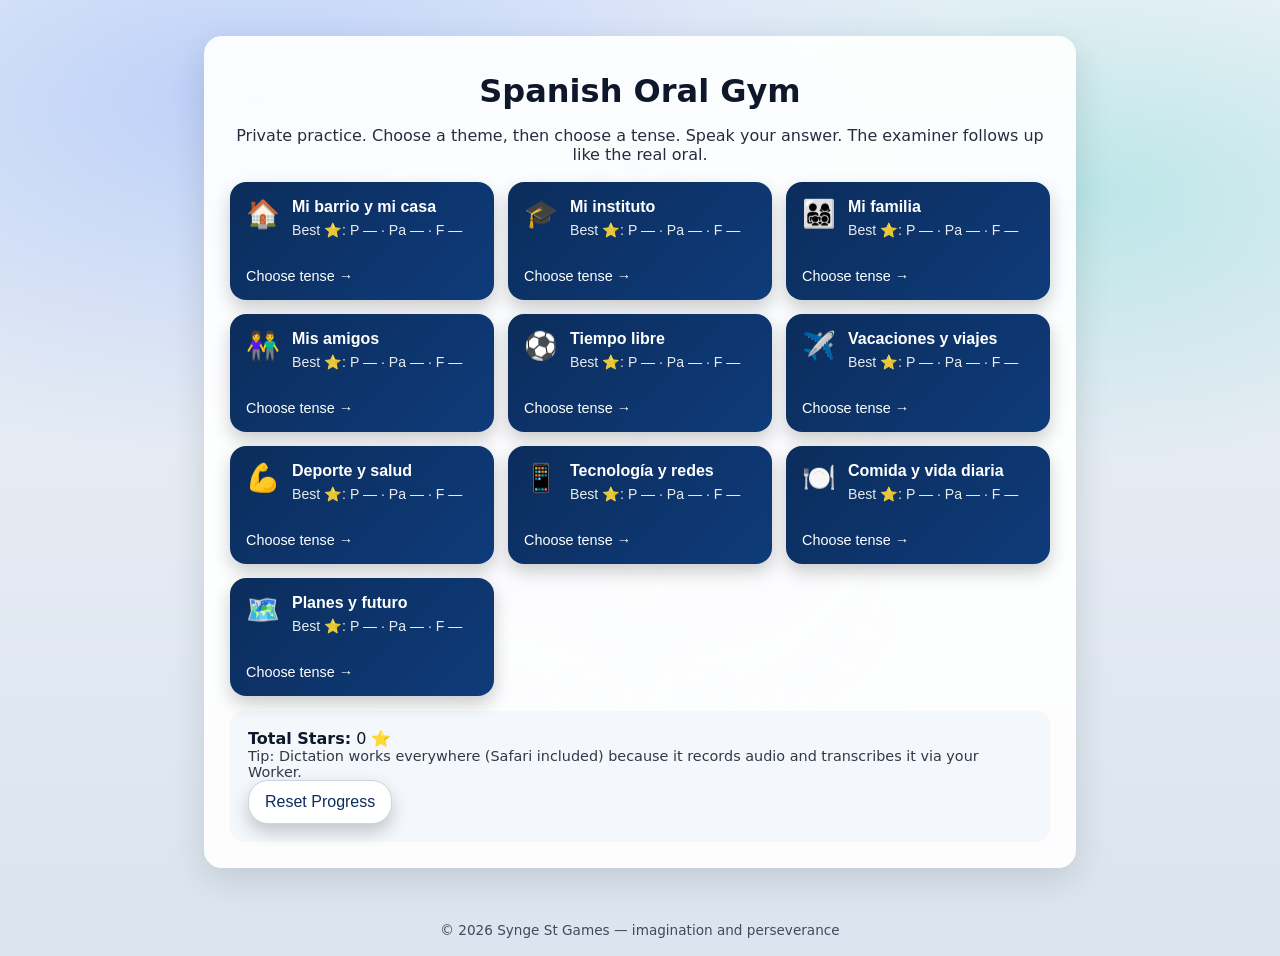
<file: index.html>
<!doctype html>
<html lang="en">
<head>
  <meta charset="utf-8" />
  <title>Spanish Oral Gym</title>
  <meta name="viewport" content="width=device-width, initial-scale=1" />
  <link rel="stylesheet" href="style.css" />
</head>
<body>

<main class="wrap">
  <h1>Spanish Oral Gym</h1>
  <p class="sub">Private practice. Choose a theme, then choose a tense. Speak your answer. The examiner follows up like the real oral.</p>

  <div class="grid" id="grid"></div>

  <div class="card dash">
    <div><strong>Total Stars:</strong> <span id="totalStars">0</span> ⭐</div>
    <div class="tiny">Tip: Dictation works everywhere (Safari included) because it records audio and transcribes it via your Worker.</div>
    <button id="reset" class="ghost">Reset Progress</button>
  </div>
</main>

<footer>© 2026 Synge St Games — imagination and perseverance</footer>

<script>
  const THEMES = [
    { id:"barrio",      icon:"🏠", title:"Mi barrio y mi casa" },
    { id:"instituto",   icon:"🎓", title:"Mi instituto" },
    { id:"familia",     icon:"👨‍👩‍👧‍👦", title:"Mi familia" },
    { id:"amigos",      icon:"👫", title:"Mis amigos" },
    { id:"tiempo",      icon:"⚽", title:"Tiempo libre" },
    { id:"vacaciones",  icon:"✈️", title:"Vacaciones y viajes" },
    { id:"salud",       icon:"💪", title:"Deporte y salud" },
    { id:"tecnologia",  icon:"📱", title:"Tecnología y redes" },
    { id:"comida",      icon:"🍽️", title:"Comida y vida diaria" },
    { id:"futuro",      icon:"🗺️", title:"Planes y futuro" }
  ];

  const totalStarsKey = "oral_totalStars";

  function getTotalStars(){ return Number(localStorage.getItem(totalStarsKey) || 0); }
  function getBest(theme, tense){ return Number(localStorage.getItem(`oral_best_${theme}_${tense}`) || 0); }

  function render(){
    const grid = document.getElementById("grid");
    grid.innerHTML = "";
    document.getElementById("totalStars").textContent = getTotalStars();

    THEMES.forEach(t=>{
      const btn = document.createElement("button");
      btn.className = "tile";
      btn.innerHTML = `
        <div class="tileTop">
          <div class="tileIcon">${t.icon}</div>
          <div>
            <div class="tileTitle">${t.title}</div>
            <div class="tileMeta">
              <span>Best ⭐: P ${"⭐".repeat(getBest(t.id,"present")) || "—"} · Pa ${"⭐".repeat(getBest(t.id,"past")) || "—"} · F ${"⭐".repeat(getBest(t.id,"future")) || "—"}</span>
            </div>
          </div>
        </div>
        <div class="tileCTA">Choose tense →</div>
      `;
      btn.addEventListener("click", ()=>{
        localStorage.setItem("oral_theme", t.id);
        window.location.href = "tense.html";
      });
      grid.appendChild(btn);
    });
  }

  document.getElementById("reset").addEventListener("click", ()=>{
    if(!confirm("Reset all stars and best scores on this device?")) return;
    localStorage.removeItem(totalStarsKey);
    // Remove per-theme/tense best keys
    Object.keys(localStorage).forEach(k=>{
      if(k.startsWith("oral_best_")) localStorage.removeItem(k);
      if(k.startsWith("oral_last_")) localStorage.removeItem(k);
    });
    render();
  });

  render();
</script>

</body>
</html>
</file>
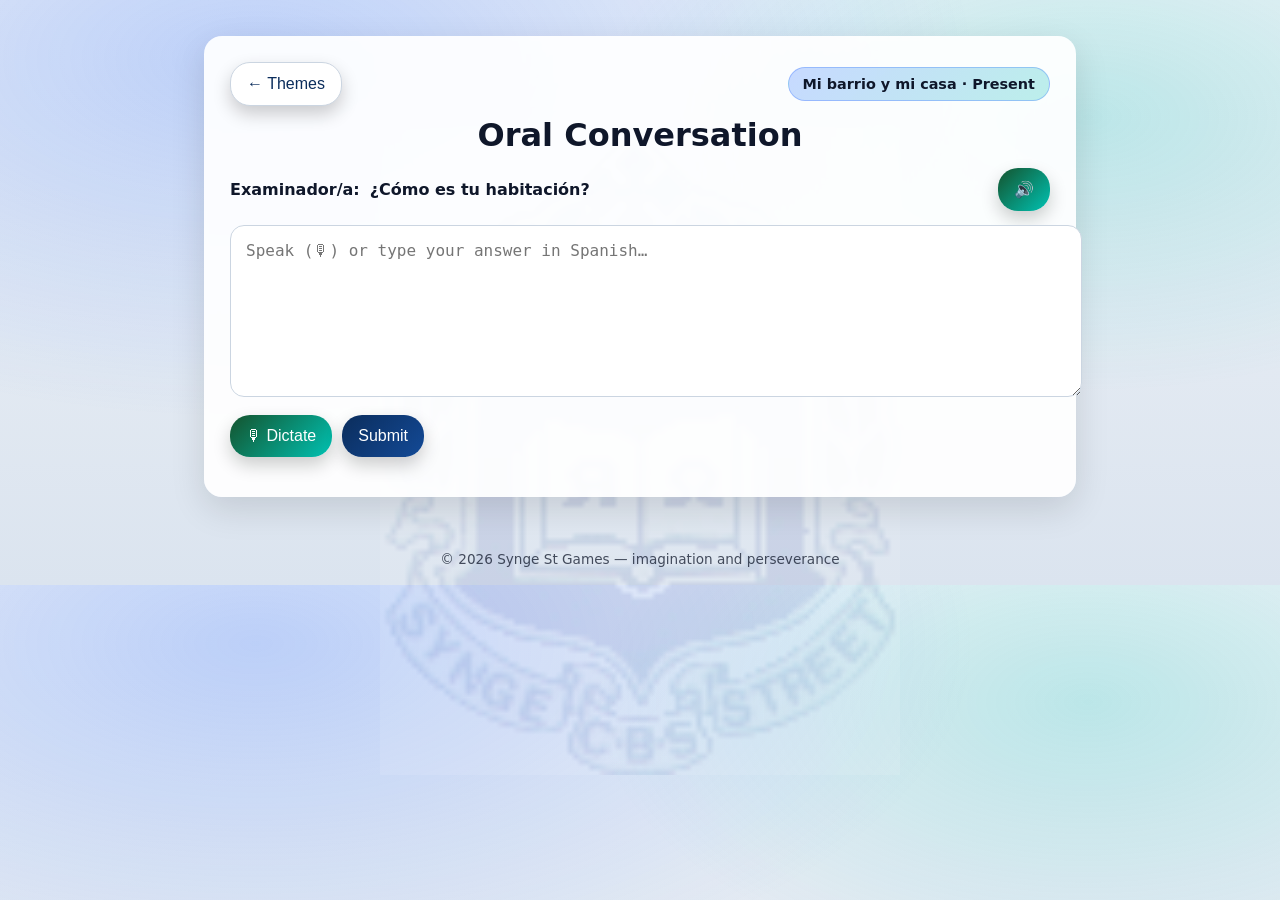
<file: play.html>
<!doctype html>
<html lang="en">
<head>
  <meta charset="utf-8" />
  <title>Oral Conversation</title>
  <meta name="viewport" content="width=device-width, initial-scale=1" />
  <link rel="stylesheet" href="style.css" />
</head>
<body>

<main class="wrap">
  <div class="topBar">
    <button id="homeBtn" class="ghost">← Themes</button>
    <div class="pill" id="pill">Theme · Tense</div>
  </div>

  <h1>Oral Conversation</h1>

  <div class="taskBox">
    <strong>Examinador/a:</strong>
    <span id="question"></span>
    <button id="readQ" class="smallBtn" type="button">🔊</button>
  </div>

  <textarea id="answer" placeholder="Speak (🎙) or type your answer in Spanish…"></textarea>

  <div class="controls">
    <button id="recordBtn" class="smallBtn" type="button">🎙 Dictate</button>
    <button id="submitBtn" type="button">Submit</button>
  </div>

  <section id="out" class="card hidden"></section>
</main>

<footer>© 2026 Synge St Games — imagination and perseverance</footer>

<script src="ai.js"></script>
<script src="script.js"></script>

</body>
</html>
</file>
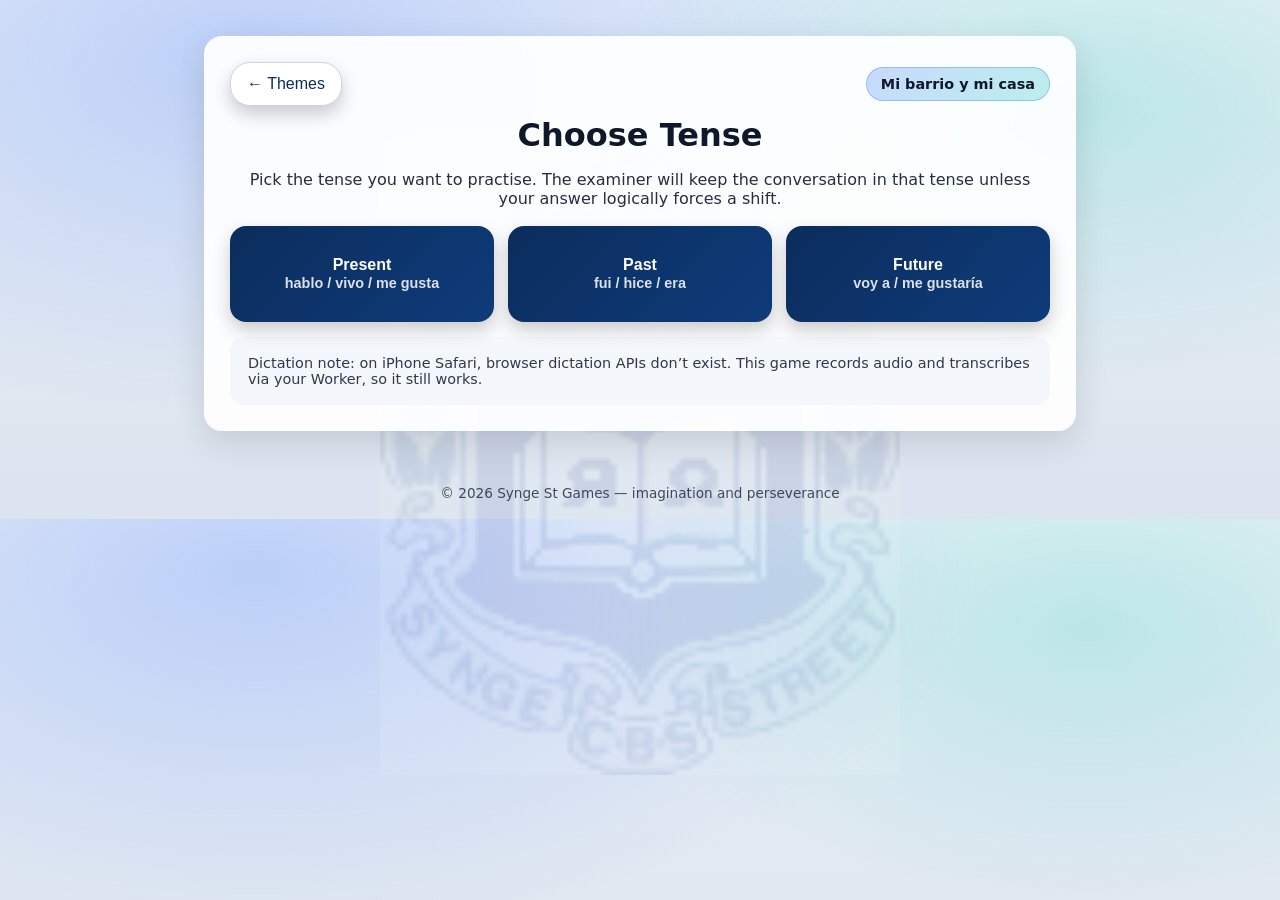
<file: tense.html>
<!doctype html>
<html lang="en">
<head>
  <meta charset="utf-8" />
  <title>Choose Tense</title>
  <meta name="viewport" content="width=device-width, initial-scale=1" />
  <link rel="stylesheet" href="style.css" />
</head>
<body>

<main class="wrap">
  <div class="topBar">
    <button id="backBtn" class="ghost">← Themes</button>
    <div class="pill" id="themePill">Theme</div>
  </div>

  <h1>Choose Tense</h1>
  <p class="sub">Pick the tense you want to practise. The examiner will keep the conversation in that tense unless your answer logically forces a shift.</p>

  <div class="grid3">
    <button class="tileSmall" data-tense="present">Present<br><span class="tiny">hablo / vivo / me gusta</span></button>
    <button class="tileSmall" data-tense="past">Past<br><span class="tiny">fui / hice / era</span></button>
    <button class="tileSmall" data-tense="future">Future<br><span class="tiny">voy a / me gustaría</span></button>
  </div>

  <div class="card">
    <div class="tiny">
      Dictation note: on iPhone Safari, browser dictation APIs don’t exist. This game records audio and transcribes via your Worker, so it still works.
    </div>
  </div>
</main>

<footer>© 2026 Synge St Games — imagination and perseverance</footer>

<script>
  const THEME_LABEL = {
    barrio:"Mi barrio y mi casa",
    instituto:"Mi instituto",
    familia:"Mi familia",
    amigos:"Mis amigos",
    tiempo:"Tiempo libre",
    vacaciones:"Vacaciones y viajes",
    salud:"Deporte y salud",
    tecnologia:"Tecnología y redes",
    comida:"Comida y vida diaria",
    futuro:"Planes y futuro"
  };

  const theme = localStorage.getItem("oral_theme") || "barrio";
  document.getElementById("themePill").textContent = THEME_LABEL[theme] || "Theme";

  document.getElementById("backBtn").addEventListener("click", ()=>window.location.href="index.html");

  document.querySelectorAll("[data-tense]").forEach(btn=>{
    btn.addEventListener("click", ()=>{
      localStorage.setItem("oral_tense", btn.dataset.tense);
      window.location.href = "play.html";
    });
  });
</script>

</body>
</html>
</file>
<file: style.css>
:root{
  --navy:#0b2d5c;
  --blue:#2b6cff;
  --teal:#00c2b3;
  --gold:#ffd43b;
  --panel:rgba(255,255,255,0.92);
  --ink:#0f172a;
}

body{
  margin:0;
  font-family: system-ui,-apple-system,Segoe UI,Roboto,sans-serif;
  background:
  radial-gradient(1200px 600px at 20% 10%, rgba(43,108,255,.25), transparent 60%),
  radial-gradient(900px 500px at 85% 20%, rgba(0,194,179,.20), transparent 55%),
  linear-gradient(#eef2f7,#dbe4ef);
  color:var(--ink);
  position:relative;
}

/* crest watermark */

body::before{
  content:"";
  position:fixed;
  inset:0;
  background:url("crest.png") center center no-repeat;
  background-size:520px;
  opacity:0.10;
  pointer-events:none;
  z-index:0;
}

/* main panel */

.wrap{
  position:relative;
  z-index:1;
  width:min(820px,92vw);
  margin:36px auto;
  padding:26px;
  background:var(--panel);
  border-radius:18px;
  box-shadow:0 12px 35px rgba(0,0,0,0.12);
  backdrop-filter:blur(2px);
}

h1{
  text-align:center;
  margin:10px 0 8px;
}

.sub{
  text-align:center;
  margin-bottom:18px;
  opacity:.9;
}

footer{
  text-align:center;
  padding:18px;
  font-size:.85rem;
  opacity:.75;
}

/* top bar */

.topBar{
  display:flex;
  justify-content:space-between;
  align-items:center;
  margin-bottom:10px;
}

.pill{
  padding:8px 14px;
  border-radius:999px;
  font-weight:700;
  font-size:.9rem;
  background:linear-gradient(135deg,rgba(43,108,255,.25),rgba(0,194,179,.25));
  border:1px solid rgba(43,108,255,.3);
}

/* question box */

.taskBox{
  display:flex;
  align-items:center;
  gap:10px;
  margin:14px 0;
}

#question{
  flex:1;
  font-weight:700;
}

/* textarea */

textarea{
  width:100%;
  min-height:140px;
  padding:15px;
  font-size:1rem;
  border-radius:14px;
  border:1px solid #cbd5e1;
  margin-bottom:14px;
  resize:vertical;
}

/* controls */

.controls{
  display:flex;
  gap:10px;
  margin-bottom:14px;
  flex-wrap:wrap;
}

/* buttons */

button{
  padding:12px 16px;
  border-radius:20px;
  border:none;
  font-size:1rem;
  cursor:pointer;
  color:white;
  background:linear-gradient(135deg,var(--navy),#134a97);
  box-shadow:0 8px 18px rgba(0,0,0,0.2);
  transition:all .15s ease;
}

button:hover{
  transform:translateY(-1px);
  background:linear-gradient(135deg,#134a97,var(--blue));
}

button:active{
  transform:translateY(1px);
}

/* small buttons */

.smallBtn{
  background:linear-gradient(135deg,#14532d,var(--teal));
}

.ghost{
  background:#ffffff;
  color:var(--navy);
  border:1px solid #cbd5e1;
}

.ghost:hover{
  background:#f2f6ff;
}

/* feedback card */

.card{
  padding:18px;
  border-radius:14px;
  background:#f4f7fb;
  margin-top:15px;
}

.hidden{
  display:none;
}

/* grid layouts */

.grid{
  display:grid;
  grid-template-columns:repeat(2,1fr);
  gap:14px;
}

@media (min-width:760px){
  .grid{
    grid-template-columns:repeat(3,1fr);
  }
}

.grid3{
  display:grid;
  grid-template-columns:1fr;
  gap:14px;
}

@media (min-width:760px){
  .grid3{
    grid-template-columns:repeat(3,1fr);
  }
}

/* theme tiles */

.tile{
  text-align:left;
  padding:16px;
  border-radius:16px;
  background:linear-gradient(135deg,var(--navy),#0f3b7a);
  color:white;
  min-height:118px;
  display:flex;
  flex-direction:column;
  justify-content:space-between;
  transition:all .15s ease;
}

.tile:hover{
  background:linear-gradient(135deg,#0f3b7a,var(--blue));
  transform:translateY(-2px);
}

.tileTop{
  display:flex;
  gap:12px;
}

.tileIcon{
  font-size:1.7rem;
}

.tileTitle{
  font-weight:900;
}

.tileMeta{
  font-size:.88rem;
  opacity:.9;
  margin-top:6px;
}

.tileCTA{
  margin-top:12px;
  font-size:.9rem;
}

/* tense tiles */

.tileSmall{
  text-align:center;
  padding:18px;
  border-radius:16px;
  background:linear-gradient(135deg,var(--navy),#0f3b7a);
  color:white;
  min-height:96px;
  font-weight:900;
}

.tileSmall:hover{
  background:linear-gradient(135deg,#0f3b7a,var(--blue));
}

/* stars animation */

@keyframes starPop{
  0%{transform:scale(.8);opacity:.6}
  50%{transform:scale(1.3);opacity:1}
  100%{transform:scale(1)}
}

.star{
  display:inline-block;
  color:var(--gold);
  animation:starPop .4s ease;
}

/* level up glow */

@keyframes glow{
  0%{box-shadow:0 0 0 rgba(255,212,59,0)}
  50%{box-shadow:0 0 25px rgba(255,212,59,.7)}
  100%{box-shadow:0 0 0 rgba(255,212,59,0)}
}

.levelUp{
  animation:glow 1s ease;
}

/* small text */

.tiny{
  font-size:.9rem;
  opacity:.85;
}
</file>
